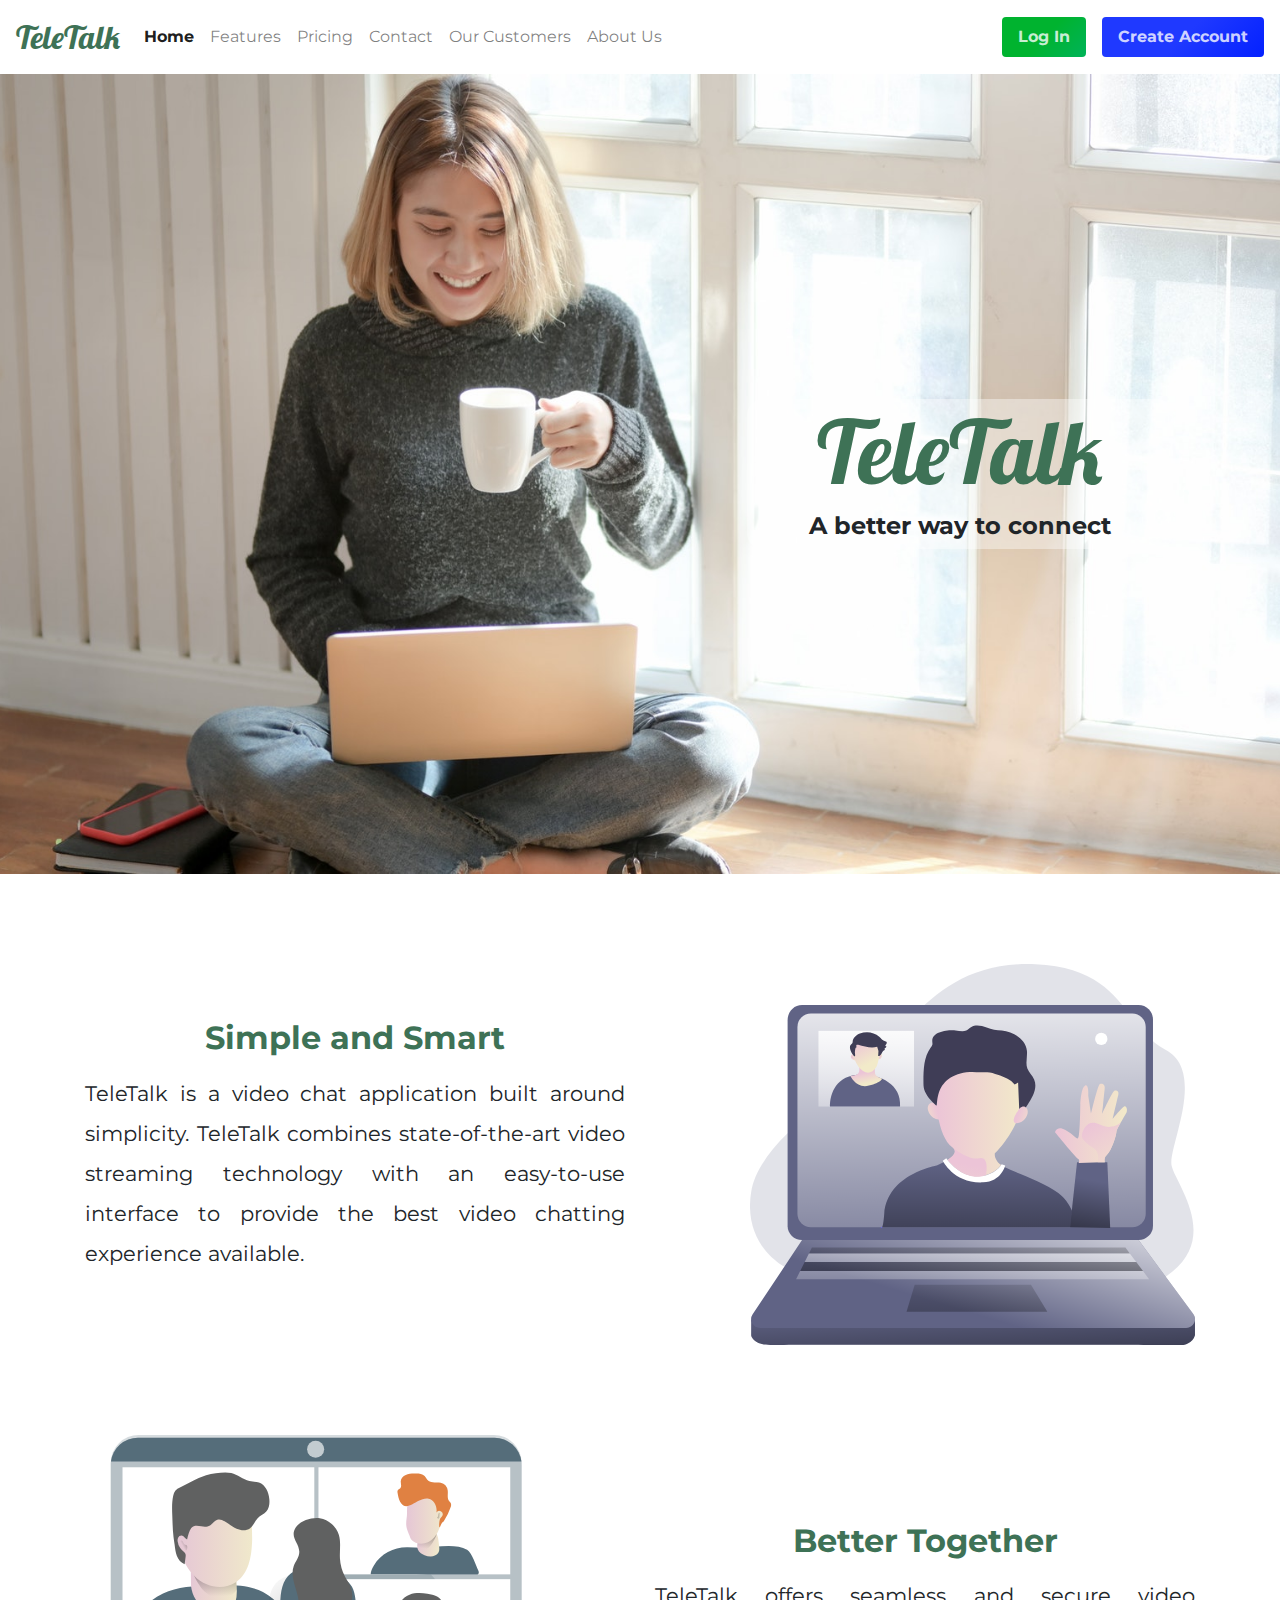
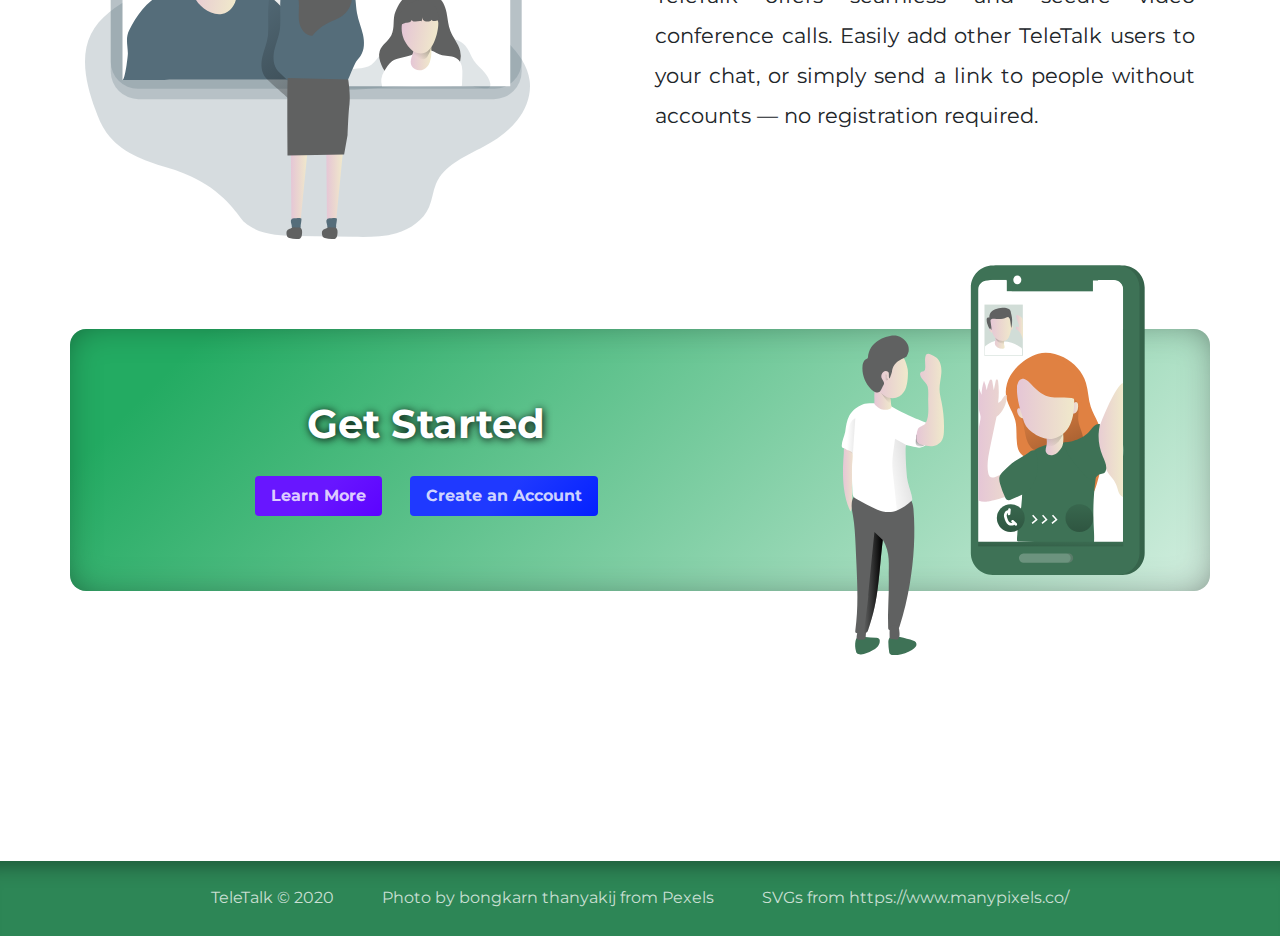
<file: index.html>
<!DOCTYPE html>
<html lang="en">
<head>
  <meta charset="UTF-8">
  <meta name="viewport" content="width=device-width, initial-scale=1.0">
  <title>TeleTalk</title>

  <link href="https://fonts.googleapis.com/css2?family=Lobster&family=Montserrat:wght@400;700&display=swap" rel="stylesheet">
  <link rel="stylesheet" href="https://stackpath.bootstrapcdn.com/bootstrap/4.4.1/css/bootstrap.min.css" integrity="sha384-Vkoo8x4CGsO3+Hhxv8T/Q5PaXtkKtu6ug5TOeNV6gBiFeWPGFN9MuhOf23Q9Ifjh" crossorigin="anonymous">
  <link rel="stylesheet" href="css/styles.css">
</head>
<body>

  <nav class="navbar navbar-expand-lg navbar-light bg-transparent">
    <a class="navbar-brand logo" href="index.html">TeleTalk</a>
    <button class="navbar-toggler" type="button" data-toggle="collapse" data-target="#navbarSupportedContent" aria-controls="navbarSupportedContent" aria-expanded="false" aria-label="Toggle navigation">
      <span class="navbar-toggler-icon"></span>
    </button>
    <div class="collapse navbar-collapse" id="navbarSupportedContent">
      <ul class="navbar-nav mr-auto">
        <li class="nav-item active">
          <a class="nav-link" href="index.html">Home</a>
        </li>
        <li class="nav-item">
          <a class="nav-link" href="features.html">Features</a>
        </li>
        <li class="nav-item">
          <a class="nav-link" href="pricing.html">Pricing</a>
        </li>
        <li class="nav-item">
          <a class="nav-link" href="contact.html">Contact</a>
        </li>
        <li class="nav-item">
          <a class="nav-link" href="customers.html">Our Customers</a>
        </li>
        <li class="nav-item">
          <a class="nav-link" href="about.html">About Us</a>
        </li>
      </ul>
      <button class="btn green-btn mx-3 my-sm-0" type="submit" data-toggle="modal" data-target="#loginModal">Log In</button>
      <a href="signup.html" class="btn blue-btn my-2 my-sm-0">Create Account</a>
    </div>
  </nav>

  <!-- Login Modal -->
  <div class="modal fade" id="loginModal" tabindex="-1" role="dialog">
    <div class="modal-dialog modal-dialog-centered" role="document">
      <div class="modal-content">
        <div class="modal-header">
          <h5 class="modal-title">Log In</h5>
          <button type="button" class="close" data-dismiss="modal">
            <span>&times;</span>
          </button>
        </div>
        <div class="modal-body">
          <form>
            <div class="form-group">
              <label for="exampleInputEmail1">Email address</label>
              <input type="email" class="form-control" id="exampleInputEmail1" aria-describedby="emailHelp">
            </div>
            <div class="form-group">
              <label for="exampleInputPassword1">Password</label>
              <input type="password" class="form-control" id="exampleInputPassword1">
            </div>
          </form>
        </div>
        <div class="modal-footer justify-content-center">
          <button type="button" class="btn btn-secondary" data-dismiss="modal">Close</button>
          <button type="button" class="btn green-btn">Log In</button>
        </div>
      </div>
    </div>
  </div>

  <main id="home">

    <header class="container-fluid px-0">
      <!-- Photo by bongkarn thanyakij from Pexels -->
      <img src="images/woman-drinking-coffee.jpg" alt="Woman drinking coffee">
      <div class="container-fluid">
        <div class="row align-items-center text-center h-100">
          <div class="col-md-6 offset-md-6 col-lg-4 offset-lg-7 header-text">
            <h1 class="logo">TeleTalk</h1>  
            <h4 class="font-weight-bold">A better way to connect</h4>               
          </div>
        </div>
      </div>
    </header>
    <section class="container">

      <div class="row align-items-center justify-content-between flex-column-reverse flex-md-row">
        <div class="col-md-6">
          <h2 class="text-center font-weight-bold">Simple and Smart</h2>
          <p class="text-justify">TeleTalk is a video chat application built around simplicity. TeleTalk combines state-of-the-art video streaming technology with an easy-to-use interface to provide the best video chatting experience available.</p>
        </div>
        <div class="col-8 col-md-5 mb-5 mb-md-0">
          <img src="images/video_call.svg" alt="Video Call graphic from https://www.manypixels.co/">
        </div>
      </div>

      <div class="row align-items-center justify-content-between flex-column flex-md-row">
        <div class="col-8 col-md-5 mb-5 mb-md-0">
          <img src="images/group_video_call.svg" alt="Group Video Call graphic from https://www.manypixels.co/">
        </div>
        <div class="col-md-6">
          <h2 class="text-center font-weight-bold">Better Together</h2>
          <p class="text-justify">TeleTalk offers seamless and secure video conference calls. Easily add other TeleTalk users to your chat, or simply send a link to people without accounts &mdash; no registration required.</p>
        </div>
      </div>

      <div id="action" class="row align-items-center justify-content-around flex-column-reverse flex-md-row">
        <div class="col-md-6 text-center pb-3">
          <h1 class="font-weight-bold mb-4 mt-sm-3">Get Started</h1>
          <a href="features.html" class="btn my-1 mr-lg-4 purple-btn">Learn More</a>          
          <a href="signup.html" class="btn my-1 blue-btn">Create an Account</a>
        </div>
        <div class="col-5 col-md-3 mb-5 mb-md-0">
          <img src="images/phone_call.svg" alt="Phone Call graphic from https://www.manypixels.co/">
        </div>
      </div>


    </section>
  </main>

  <footer class="d-flex align-items-center justify-content-center px-3 py-2 flex-wrap">
    <span class="mx-4 my-1 text-center">TeleTalk © 2020</span>
    <span class="mx-4 my-1 text-center">Photo by bongkarn thanyakij from <a href="https://www.pexels.com/">Pexels</a></span>
    <span class="mx-4 my-1 text-center">SVGs from <a href="https://www.manypixels.co/gallery/">https://www.manypixels.co/</a></span>
  </footer>

  <script src="https://code.jquery.com/jquery-3.4.1.slim.min.js" integrity="sha384-J6qa4849blE2+poT4WnyKhv5vZF5SrPo0iEjwBvKU7imGFAV0wwj1yYfoRSJoZ+n" crossorigin="anonymous"></script>
  <script src="https://cdn.jsdelivr.net/npm/popper.js@1.16.0/dist/umd/popper.min.js" integrity="sha384-Q6E9RHvbIyZFJoft+2mJbHaEWldlvI9IOYy5n3zV9zzTtmI3UksdQRVvoxMfooAo" crossorigin="anonymous"></script>
  <script src="https://stackpath.bootstrapcdn.com/bootstrap/4.4.1/js/bootstrap.min.js" integrity="sha384-wfSDF2E50Y2D1uUdj0O3uMBJnjuUD4Ih7YwaYd1iqfktj0Uod8GCExl3Og8ifwB6" crossorigin="anonymous"></script>
  
</body>
</html>
</file>
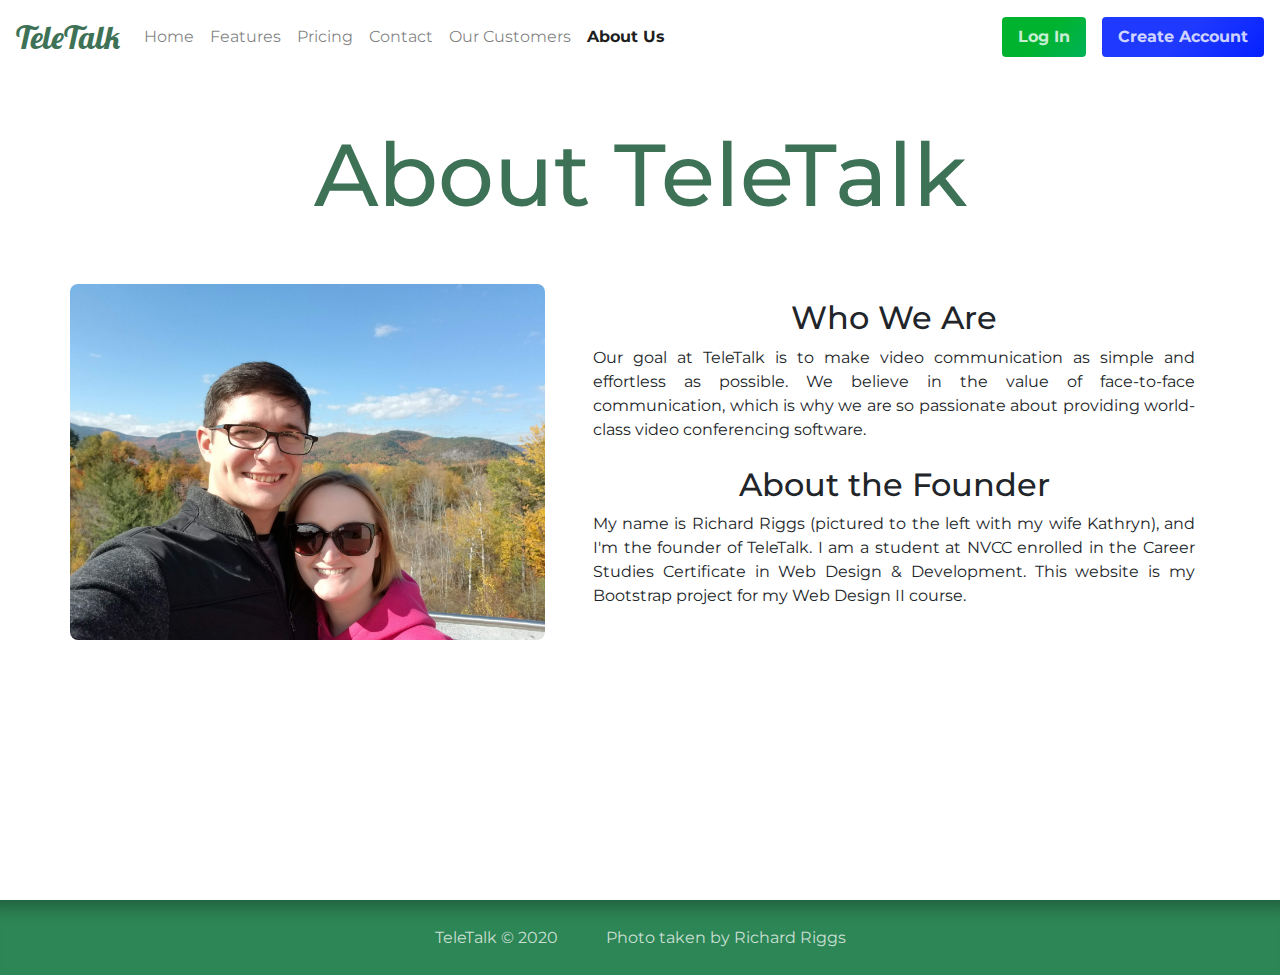
<file: about.html>
<!DOCTYPE html>
<html lang="en">
<head>
  <meta charset="UTF-8">
  <meta name="viewport" content="width=device-width, initial-scale=1.0">
  <title>TeleTalk</title>

  <link href="https://fonts.googleapis.com/css2?family=Lobster&family=Montserrat:wght@400;700&display=swap" rel="stylesheet">
  <link rel="stylesheet" href="https://stackpath.bootstrapcdn.com/bootstrap/4.4.1/css/bootstrap.min.css" integrity="sha384-Vkoo8x4CGsO3+Hhxv8T/Q5PaXtkKtu6ug5TOeNV6gBiFeWPGFN9MuhOf23Q9Ifjh" crossorigin="anonymous">
  <link rel="stylesheet" href="css/styles.css">
</head>
<body>

  <nav class="navbar navbar-expand-lg navbar-light bg-transparent">
    <a class="navbar-brand logo" href="index.html">TeleTalk</a>
    <button class="navbar-toggler" type="button" data-toggle="collapse" data-target="#navbarSupportedContent" aria-controls="navbarSupportedContent" aria-expanded="false" aria-label="Toggle navigation">
      <span class="navbar-toggler-icon"></span>
    </button>
    <div class="collapse navbar-collapse" id="navbarSupportedContent">
      <ul class="navbar-nav mr-auto">
        <li class="nav-item">
          <a class="nav-link" href="index.html">Home</a>
        </li>
        <li class="nav-item">
          <a class="nav-link" href="features.html">Features</a>
        </li>
        <li class="nav-item">
          <a class="nav-link" href="pricing.html">Pricing</a>
        </li>
        <li class="nav-item">
          <a class="nav-link" href="contact.html">Contact</a>
        </li>
        <li class="nav-item">
          <a class="nav-link" href="customers.html">Our Customers</a>
        </li>
        <li class="nav-item active">
          <a class="nav-link" href="about.html">About Us</a>
        </li>
      </ul>
      <button class="btn green-btn mx-3 my-sm-0" type="submit" data-toggle="modal" data-target="#loginModal">Log In</button>
      <a href="signup.html" class="btn blue-btn my-2 my-sm-0">Create Account</a>
    </div>
  </nav>

  <!-- Login Modal -->
  <div class="modal fade" id="loginModal" tabindex="-1" role="dialog">
    <div class="modal-dialog modal-dialog-centered" role="document">
      <div class="modal-content">
        <div class="modal-header">
          <h5 class="modal-title">Log In</h5>
          <button type="button" class="close" data-dismiss="modal">
            <span>&times;</span>
          </button>
        </div>
        <div class="modal-body">
          <form>
            <div class="form-group">
              <label for="exampleInputEmail1">Email address</label>
              <input type="email" class="form-control" id="exampleInputEmail1" aria-describedby="emailHelp">
            </div>
            <div class="form-group">
              <label for="exampleInputPassword1">Password</label>
              <input type="password" class="form-control" id="exampleInputPassword1">
            </div>
          </form>
        </div>
        <div class="modal-footer justify-content-center">
          <button type="button" class="btn btn-secondary" data-dismiss="modal">Close</button>
          <button type="button" class="btn green-btn">Log In</button>
        </div>
      </div>
    </div>
  </div>

  <!-- About Content -->
  <main id="about" class="container">
    <div class="row">
      <div class="col header-text text-center my-5">
        <h1>About TeleTalk</h1>
      </div>
    </div>

    <div class="row align-items-center justify-content-between flex-column flex-lg-row">
      <figure class="col-11 col-lg-5 mb-5 mb-lg-0 p-0">
        <img src="images/francis.jpg" alt="Group Video Call graphic from https://www.manypixels.co/">
        <figcaption class="text-center"><span>Richard and Kathryn Riggs</span></figcaption>
      </figure>
      <div class="col-lg-7 pl-lg-5">
        <h2 class="text-center">Who We Are</h2>
        <p class="text-justify">
          Our goal at TeleTalk is to make video communication as simple and effortless as possible. We believe in
          the value of face-to-face communication, which is why we are so passionate about providing world-class video
          conferencing software.
        </p>
        <h2 class="text-center mt-4">About the Founder</h2>
        <p class="text-justify">
          My name is Richard Riggs (pictured to the left with my wife Kathryn), and I'm the founder of TeleTalk. I am a 
          student at NVCC enrolled in the Career Studies Certificate in Web Design & Development. This website is my Bootstrap
          project for my Web Design II course.
        </p>

      </div>
    </div>

  </main>

  <footer class="d-flex align-items-center justify-content-center px-3 py-2 flex-wrap">
    <span class="mx-4 my-1 text-center">TeleTalk © 2020</span>
    <span class="mx-4 my-1 text-center">Photo taken by Richard Riggs</span>
  </footer>
  
  <script src="https://code.jquery.com/jquery-3.4.1.slim.min.js" integrity="sha384-J6qa4849blE2+poT4WnyKhv5vZF5SrPo0iEjwBvKU7imGFAV0wwj1yYfoRSJoZ+n" crossorigin="anonymous"></script>
  <script src="https://cdn.jsdelivr.net/npm/popper.js@1.16.0/dist/umd/popper.min.js" integrity="sha384-Q6E9RHvbIyZFJoft+2mJbHaEWldlvI9IOYy5n3zV9zzTtmI3UksdQRVvoxMfooAo" crossorigin="anonymous"></script>
  <script src="https://stackpath.bootstrapcdn.com/bootstrap/4.4.1/js/bootstrap.min.js" integrity="sha384-wfSDF2E50Y2D1uUdj0O3uMBJnjuUD4Ih7YwaYd1iqfktj0Uod8GCExl3Og8ifwB6" crossorigin="anonymous"></script>
  
</body>
</html>
</file>
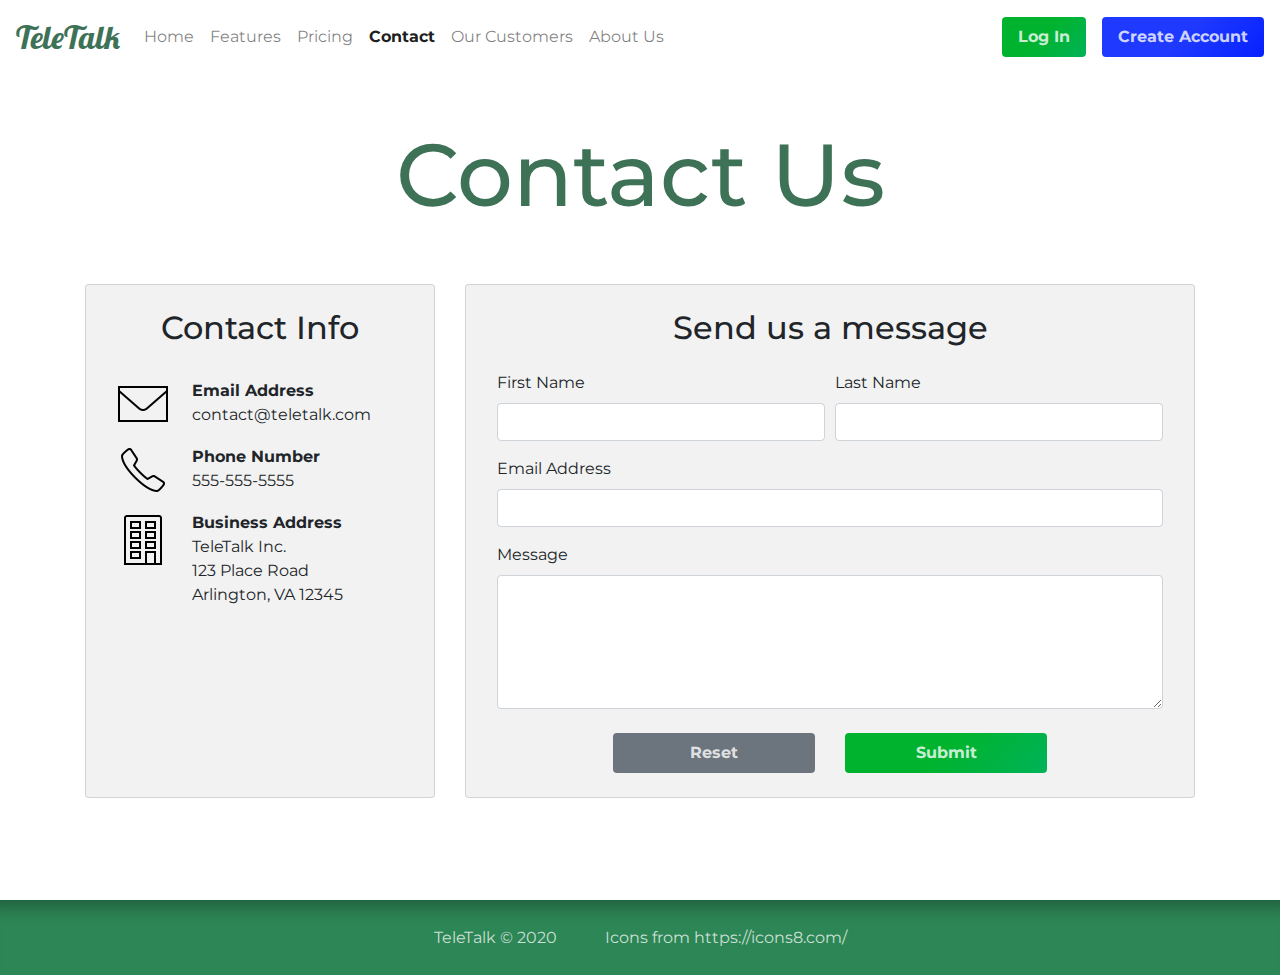
<file: contact.html>
<!DOCTYPE html>
<html lang="en">
<head>
  <meta charset="UTF-8">
  <meta name="viewport" content="width=device-width, initial-scale=1.0">
  <title>TeleTalk</title>

  <link href="https://fonts.googleapis.com/css2?family=Lobster&family=Montserrat:wght@400;700&display=swap" rel="stylesheet">
  <link rel="stylesheet" href="https://stackpath.bootstrapcdn.com/bootstrap/4.4.1/css/bootstrap.min.css" integrity="sha384-Vkoo8x4CGsO3+Hhxv8T/Q5PaXtkKtu6ug5TOeNV6gBiFeWPGFN9MuhOf23Q9Ifjh" crossorigin="anonymous">
  <link rel="stylesheet" href="css/styles.css">
</head>
<body>

  <nav class="navbar navbar-expand-lg navbar-light bg-transparent">
    <a class="navbar-brand logo" href="index.html">TeleTalk</a>
    <button class="navbar-toggler" type="button" data-toggle="collapse" data-target="#navbarSupportedContent" aria-controls="navbarSupportedContent" aria-expanded="false" aria-label="Toggle navigation">
      <span class="navbar-toggler-icon"></span>
    </button>
    <div class="collapse navbar-collapse" id="navbarSupportedContent">
      <ul class="navbar-nav mr-auto">
        <li class="nav-item">
          <a class="nav-link" href="index.html">Home</a>
        </li>
        <li class="nav-item">
          <a class="nav-link" href="features.html">Features</a>
        </li>
        <li class="nav-item">
          <a class="nav-link" href="pricing.html">Pricing</a>
        </li>
        <li class="nav-item active">
          <a class="nav-link" href="contact.html">Contact</a>
        </li>
        <li class="nav-item">
          <a class="nav-link" href="customers.html">Our Customers</a>
        </li>
        <li class="nav-item">
          <a class="nav-link" href="about.html">About Us</a>
        </li>
      </ul>
      <button class="btn green-btn mx-3 my-sm-0" type="submit" data-toggle="modal" data-target="#loginModal">Log In</button>
      <a href="signup.html" class="btn blue-btn my-2 my-sm-0">Create Account</a>
    </div>
  </nav>

  <!-- Login Modal -->
  <div class="modal fade" id="loginModal" tabindex="-1" role="dialog">
    <div class="modal-dialog modal-dialog-centered" role="document">
      <div class="modal-content">
        <div class="modal-header">
          <h5 class="modal-title">Log In</h5>
          <button type="button" class="close" data-dismiss="modal">
            <span>&times;</span>
          </button>
        </div>
        <div class="modal-body">
          <form>
            <div class="form-group">
              <label for="exampleInputEmail1">Email address</label>
              <input type="email" class="form-control" id="exampleInputEmail1" aria-describedby="emailHelp">
            </div>
            <div class="form-group">
              <label for="exampleInputPassword1">Password</label>
              <input type="password" class="form-control" id="exampleInputPassword1">
            </div>
          </form>
        </div>
        <div class="modal-footer justify-content-center">
          <button type="button" class="btn btn-secondary" data-dismiss="modal">Close</button>
          <button type="button" class="btn green-btn">Log In</button>
        </div>
      </div>
    </div>
  </div>

  <!-- Contact content -->
  <main id="contact" class="container">
    <div class="row">
      <div class="col header-text text-center my-5">
        <h1>Contact Us</h1>
      </div>
    </div>
    <div class="row">

      <div class="col-12 col-md-6 col-lg-5 col-xl-4 d-flex mb-5 mb-md-0">
        <div class="card py-4 w-100">
          <h2 class="text-center mb-4">Contact Info</h2>
          <div class="d-flex mx-3 my-2">
            <img class="mx-3" src="images/icons8-envelope-100.png" alt="envelope graphic">
            <div class="ml-2">
              <p class="font-weight-bold m-0">Email Address</p>
              <p class="m-0">contact@teletalk.com</p>
            </div>
          </div>
          <div class="d-flex mx-3 my-2">
            <img class="mx-3" src="images/icons8-phone-100.png" alt="phone graphic">
            <div class="ml-2">
              <p class="font-weight-bold m-0">Phone Number</p>
              <p class="m-0">555-555-5555</p>
            </div>
          </div>
          <div class="d-flex mx-3 my-2">
            <img class="mx-3 mt-1" src="images/icons8-building-100.png" alt="building graphic">
            <div class="ml-2">
              <p class="font-weight-bold m-0">Business Address</p>
              <p class="m-0">TeleTalk Inc.</p>
              <p class="m-0">123 Place Road</p>
              <p class="m-0">Arlington, VA 12345</p>
            </div>
          </div>
        </div>
      </div>

      <div class="col-12 col-md-6 col-lg-7 col-xl-8">
        <div class="card py-4 px-3">
          <h2 class="text-center mb-4">Send us a message</h2>
          <form action="#" class="container">
            <div class="form-row">
              <div class="col-12 col-lg-6 form-group">
                <label for="firstName">First Name</label>
                <input type="text" class="form-control" id="firstName">
              </div>
              <div class="col-12 col-lg-6 form-group">
                <label for="lastName">Last Name</label>
                <input type="text" class="form-control" id="lastName">
              </div>
            </div>
            <div class="form-row">
              <div class="col form-group">
                <label for="email">Email Address</label>
                <input type="email" class="form-control" id="email">
              </div>
            </div>
            <div class="form-row">
              <div class="col form-group">
                <label for="message">Message</label>
                <textarea id="message" rows="5" class="form-control"></textarea>
              </div>
            </div>
            <div class="row justify-content-center mt-2">
              <div class="col-6 col-lg-4">
                <button class="btn btn-block btn-secondary" type="reset">Reset</button>
              </div>
              <div class="col-6 col-lg-4">
                  <a href="#" class="btn btn-block green-btn">Submit</a>              
              </div>
            </div>
          </form>
        </div>
      </div>

    </div>
  </main>

  <footer class="d-flex align-items-center justify-content-center px-3 py-2 flex-wrap">
    <span class="mx-4 my-1 text-center">TeleTalk © 2020</span>
    <span class="mx-4 my-1 text-center">Icons from <a href="https://icons8.com/icons">https://icons8.com/</a></span>
  </footer>
  
  <script src="https://code.jquery.com/jquery-3.4.1.slim.min.js" integrity="sha384-J6qa4849blE2+poT4WnyKhv5vZF5SrPo0iEjwBvKU7imGFAV0wwj1yYfoRSJoZ+n" crossorigin="anonymous"></script>
  <script src="https://cdn.jsdelivr.net/npm/popper.js@1.16.0/dist/umd/popper.min.js" integrity="sha384-Q6E9RHvbIyZFJoft+2mJbHaEWldlvI9IOYy5n3zV9zzTtmI3UksdQRVvoxMfooAo" crossorigin="anonymous"></script>
  <script src="https://stackpath.bootstrapcdn.com/bootstrap/4.4.1/js/bootstrap.min.js" integrity="sha384-wfSDF2E50Y2D1uUdj0O3uMBJnjuUD4Ih7YwaYd1iqfktj0Uod8GCExl3Og8ifwB6" crossorigin="anonymous"></script>
  
</body>
</html>
</file>
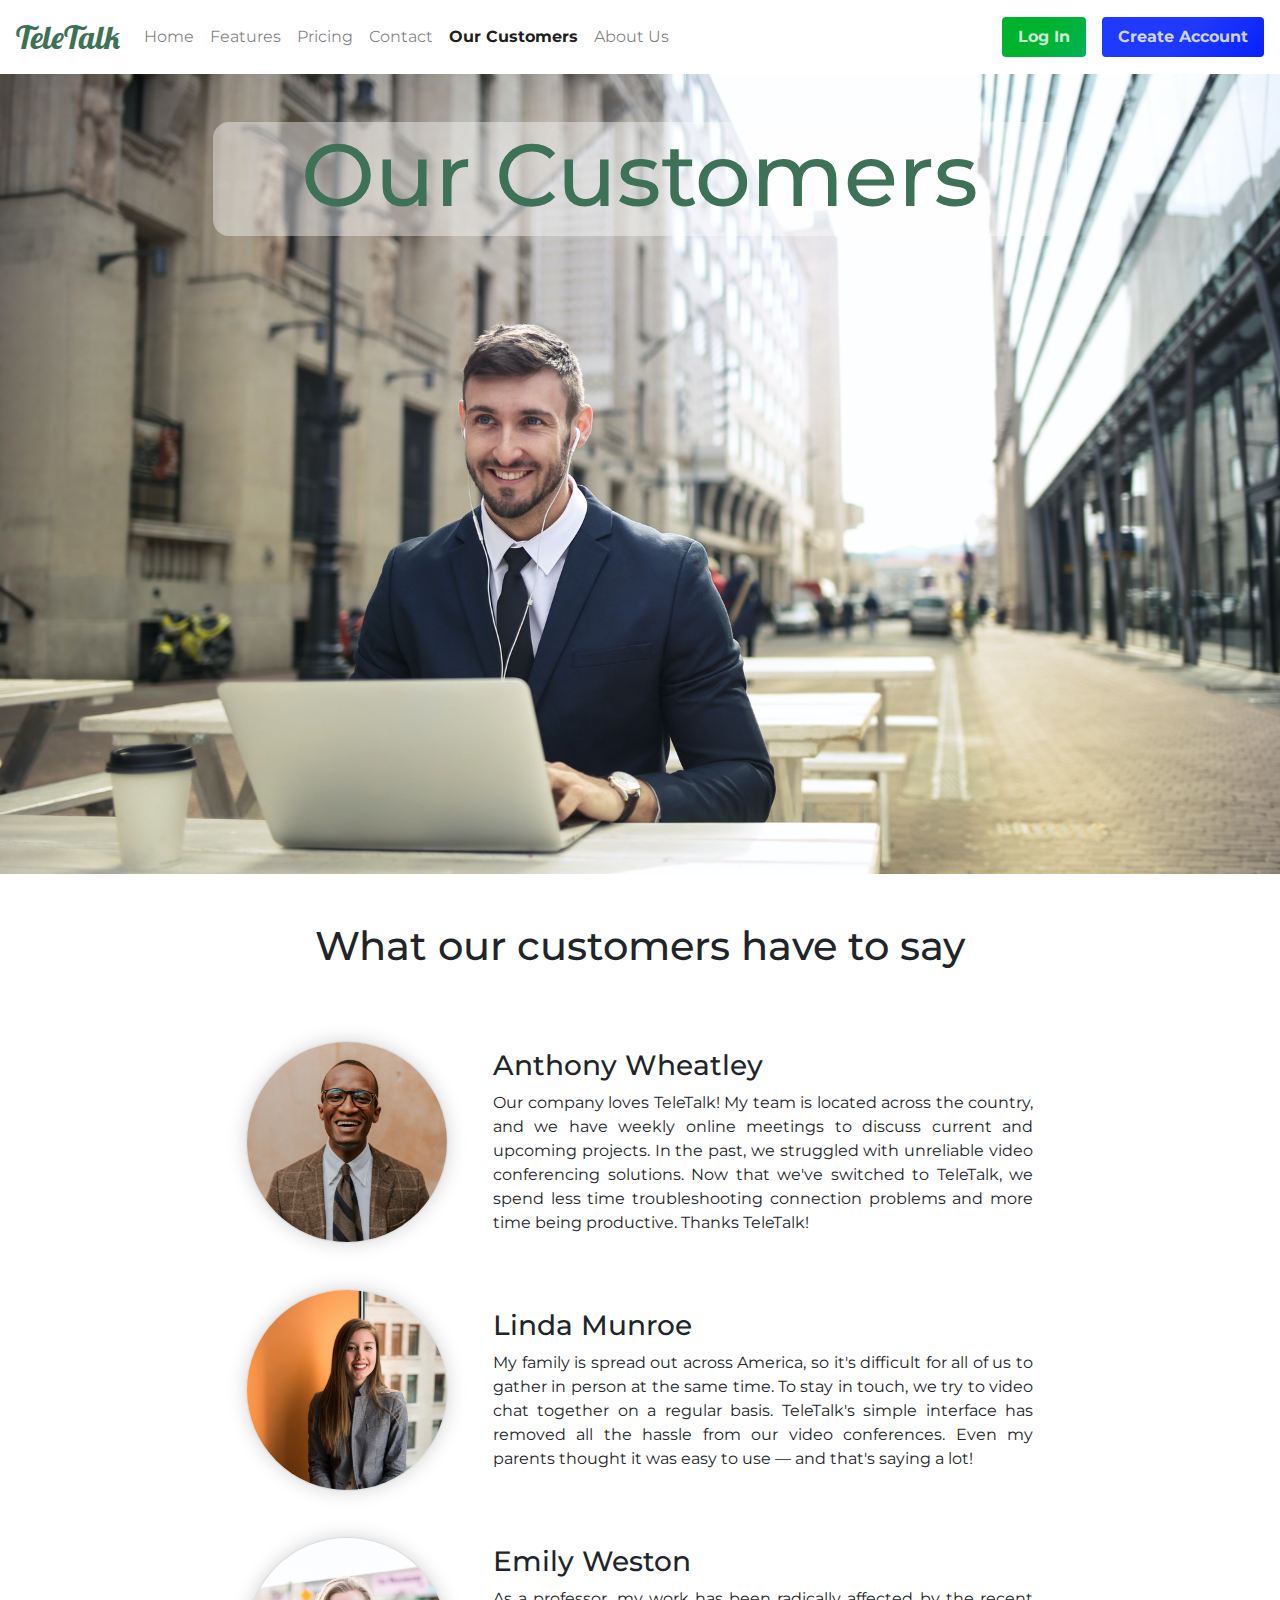
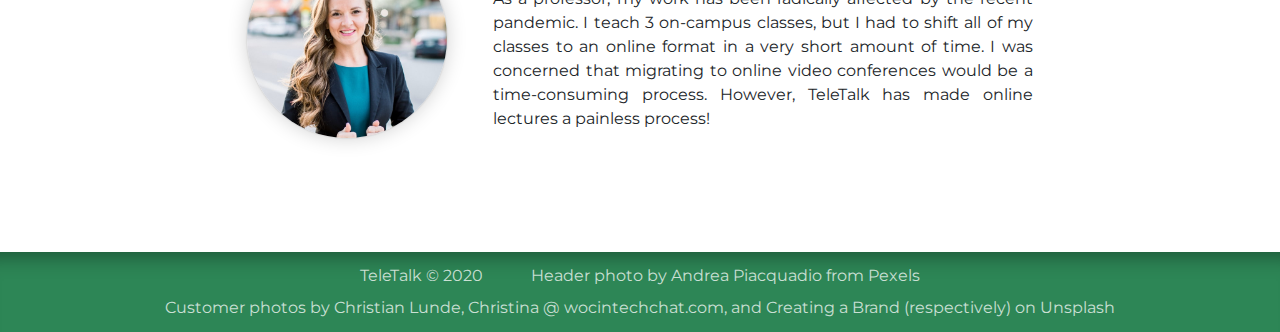
<file: customers.html>
<!DOCTYPE html>
<html lang="en">
<head>
  <meta charset="UTF-8">
  <meta name="viewport" content="width=device-width, initial-scale=1.0">
  <title>TeleTalk</title>

  <link href="https://fonts.googleapis.com/css2?family=Lobster&family=Montserrat:wght@400;700&display=swap" rel="stylesheet">
  <link rel="stylesheet" href="https://stackpath.bootstrapcdn.com/bootstrap/4.4.1/css/bootstrap.min.css" integrity="sha384-Vkoo8x4CGsO3+Hhxv8T/Q5PaXtkKtu6ug5TOeNV6gBiFeWPGFN9MuhOf23Q9Ifjh" crossorigin="anonymous">
  <link rel="stylesheet" href="css/styles.css">
</head>
<body>

  <nav class="navbar navbar-expand-lg navbar-light bg-transparent">
    <a class="navbar-brand logo" href="index.html">TeleTalk</a>
    <button class="navbar-toggler" type="button" data-toggle="collapse" data-target="#navbarSupportedContent" aria-controls="navbarSupportedContent" aria-expanded="false" aria-label="Toggle navigation">
      <span class="navbar-toggler-icon"></span>
    </button>
    <div class="collapse navbar-collapse" id="navbarSupportedContent">
      <ul class="navbar-nav mr-auto">
        <li class="nav-item">
          <a class="nav-link" href="index.html">Home</a>
        </li>
        <li class="nav-item">
          <a class="nav-link" href="features.html">Features</a>
        </li>
        <li class="nav-item">
          <a class="nav-link" href="pricing.html">Pricing</a>
        </li>
        <li class="nav-item">
          <a class="nav-link" href="contact.html">Contact</a>
        </li>
        <li class="nav-item active">
          <a class="nav-link" href="customers.html">Our Customers</a>
        </li>
        <li class="nav-item">
          <a class="nav-link" href="about.html">About Us</a>
        </li>
      </ul>
      <button class="btn green-btn mx-3 my-sm-0" type="submit" data-toggle="modal" data-target="#loginModal">Log In</button>
      <a href="signup.html" class="btn blue-btn my-2 my-sm-0">Create Account</a>
    </div>
  </nav>

  <!-- Login Modal -->
  <div class="modal fade" id="loginModal" tabindex="-1" role="dialog">
    <div class="modal-dialog modal-dialog-centered" role="document">
      <div class="modal-content">
        <div class="modal-header">
          <h5 class="modal-title">Log In</h5>
          <button type="button" class="close" data-dismiss="modal">
            <span>&times;</span>
          </button>
        </div>
        <div class="modal-body">
          <form>
            <div class="form-group">
              <label for="exampleInputEmail1">Email address</label>
              <input type="email" class="form-control" id="exampleInputEmail1" aria-describedby="emailHelp">
            </div>
            <div class="form-group">
              <label for="exampleInputPassword1">Password</label>
              <input type="password" class="form-control" id="exampleInputPassword1">
            </div>
          </form>
        </div>
        <div class="modal-footer justify-content-center">
          <button type="button" class="btn btn-secondary" data-dismiss="modal">Close</button>
          <button type="button" class="btn green-btn">Log In</button>
        </div>
      </div>
    </div>
  </div>

  <!-- Customers Content -->
  <main id="customers">
    <header class="container-fluid px-0">
      <!-- Photo by Andrea Piacquadio from Pexels -->
      <img src="images/man-in-black-suit-jacket-using-macbook.jpg" alt="Man in black suit jacket using macbook">
      <div class="container-fluid">
        <div class="row justify-content-center align-items-center align-items-md-start text-center h-100">
          <div class="col-md-11 col-lg-10 col-xl-8 header-text mt-md-5">
            <h1>Our Customers</h1>             
          </div>
        </div>
      </div>
    </header>
    <section class="container">

      <div class="row">
        <div class="col mt-5">
          <h1 class="text-center mb-5">What our customers have to say</h1>
        </div>
      </div>

      <div class="row review justify-content-center py-4">
        <div class="col-auto">
          <img class="mr-md-3" src="images/christian-lunde-Gf8xG0a0XDY-unsplash.jpg" alt="smiling man in brown coat">
        </div>
        <div class="col-12 col-md-6 d-flex flex-column justify-content-center">
          <h3 class="text-center text-md-left my-3 mt-md-0 mb-md-2">Anthony Wheatley</h3>
          <p class="m-0 text-justify">
            Our company loves TeleTalk! My team is located across the country, and we have weekly online meetings to discuss current and upcoming projects.
            In the past, we struggled with unreliable video conferencing solutions. Now that we've switched to TeleTalk, we spend less time troubleshooting
            connection problems and more time being productive. Thanks TeleTalk!
          </p>
        </div>
      </div>

      <div class="row review justify-content-center py-4">
        <div class="col-auto">
          <img src="images/christina-wocintechchat-com-0Zx1bDv5BNY-unsplash.jpg" alt="smiling woman in grey coat" class="mr-md-3">
        </div>
        <div class="col-12 col-md-6 d-flex flex-column justify-content-center">
          <h3 class="text-center text-md-left my-3 mt-md-0 mb-md-2">Linda Munroe</h3>
          <p class="m-0 text-justify">
            My family is spread out across America, so it's difficult for all of us to gather in person at the same time. To stay in touch, we try to
            video chat together on a regular basis. TeleTalk's simple interface has removed all the hassle from our video conferences. Even my parents thought it was easy
            to use &mdash; and that's saying a lot! 
          </p>
        </div>
      </div>

      <div class="row review justify-content-center py-4">
        <div class="col-auto">
          <img src="images/creating-a-brand-2mMhaoBGjCs-unsplash.jpg" alt="smiling woman in grey coat" class="mr-md-3">
        </div>
        <div class="col-12 col-md-6 d-flex flex-column justify-content-center">
          <h3 class="text-center text-md-left my-3 mt-md-0 mb-md-2">Emily Weston</h3>
          <p class="m-0 text-justify">
            As a professor, my work has been radically affected by the recent pandemic. I teach 3 on-campus classes, but I had to shift all of my classes to an
            online format in a very short amount of time. I was concerned that migrating to online video conferences would be a time-consuming process. However,
            TeleTalk has made online lectures a painless process! 
          </p>
        </div>
      </div>

    </section>
  </main>

  <footer class="d-flex align-items-center justify-content-center px-3 py-2 flex-wrap">
    <span class="mx-4 my-1 text-center">TeleTalk © 2020</span>
    <span class="mx-4 my-1 text-center">Header photo by Andrea Piacquadio from <a href="https://www.pexels.com/">Pexels</a></span>
    <span class="mx-4 my-1 text-center">Customer photos by Christian Lunde, Christina @ wocintechchat.com, and Creating a Brand (respectively) on <a href="https://unsplash.com/">Unsplash</a></span>
  </footer>
  
  <script src="https://code.jquery.com/jquery-3.4.1.slim.min.js" integrity="sha384-J6qa4849blE2+poT4WnyKhv5vZF5SrPo0iEjwBvKU7imGFAV0wwj1yYfoRSJoZ+n" crossorigin="anonymous"></script>
  <script src="https://cdn.jsdelivr.net/npm/popper.js@1.16.0/dist/umd/popper.min.js" integrity="sha384-Q6E9RHvbIyZFJoft+2mJbHaEWldlvI9IOYy5n3zV9zzTtmI3UksdQRVvoxMfooAo" crossorigin="anonymous"></script>
  <script src="https://stackpath.bootstrapcdn.com/bootstrap/4.4.1/js/bootstrap.min.js" integrity="sha384-wfSDF2E50Y2D1uUdj0O3uMBJnjuUD4Ih7YwaYd1iqfktj0Uod8GCExl3Og8ifwB6" crossorigin="anonymous"></script>
  
</body>
</html>
</file>
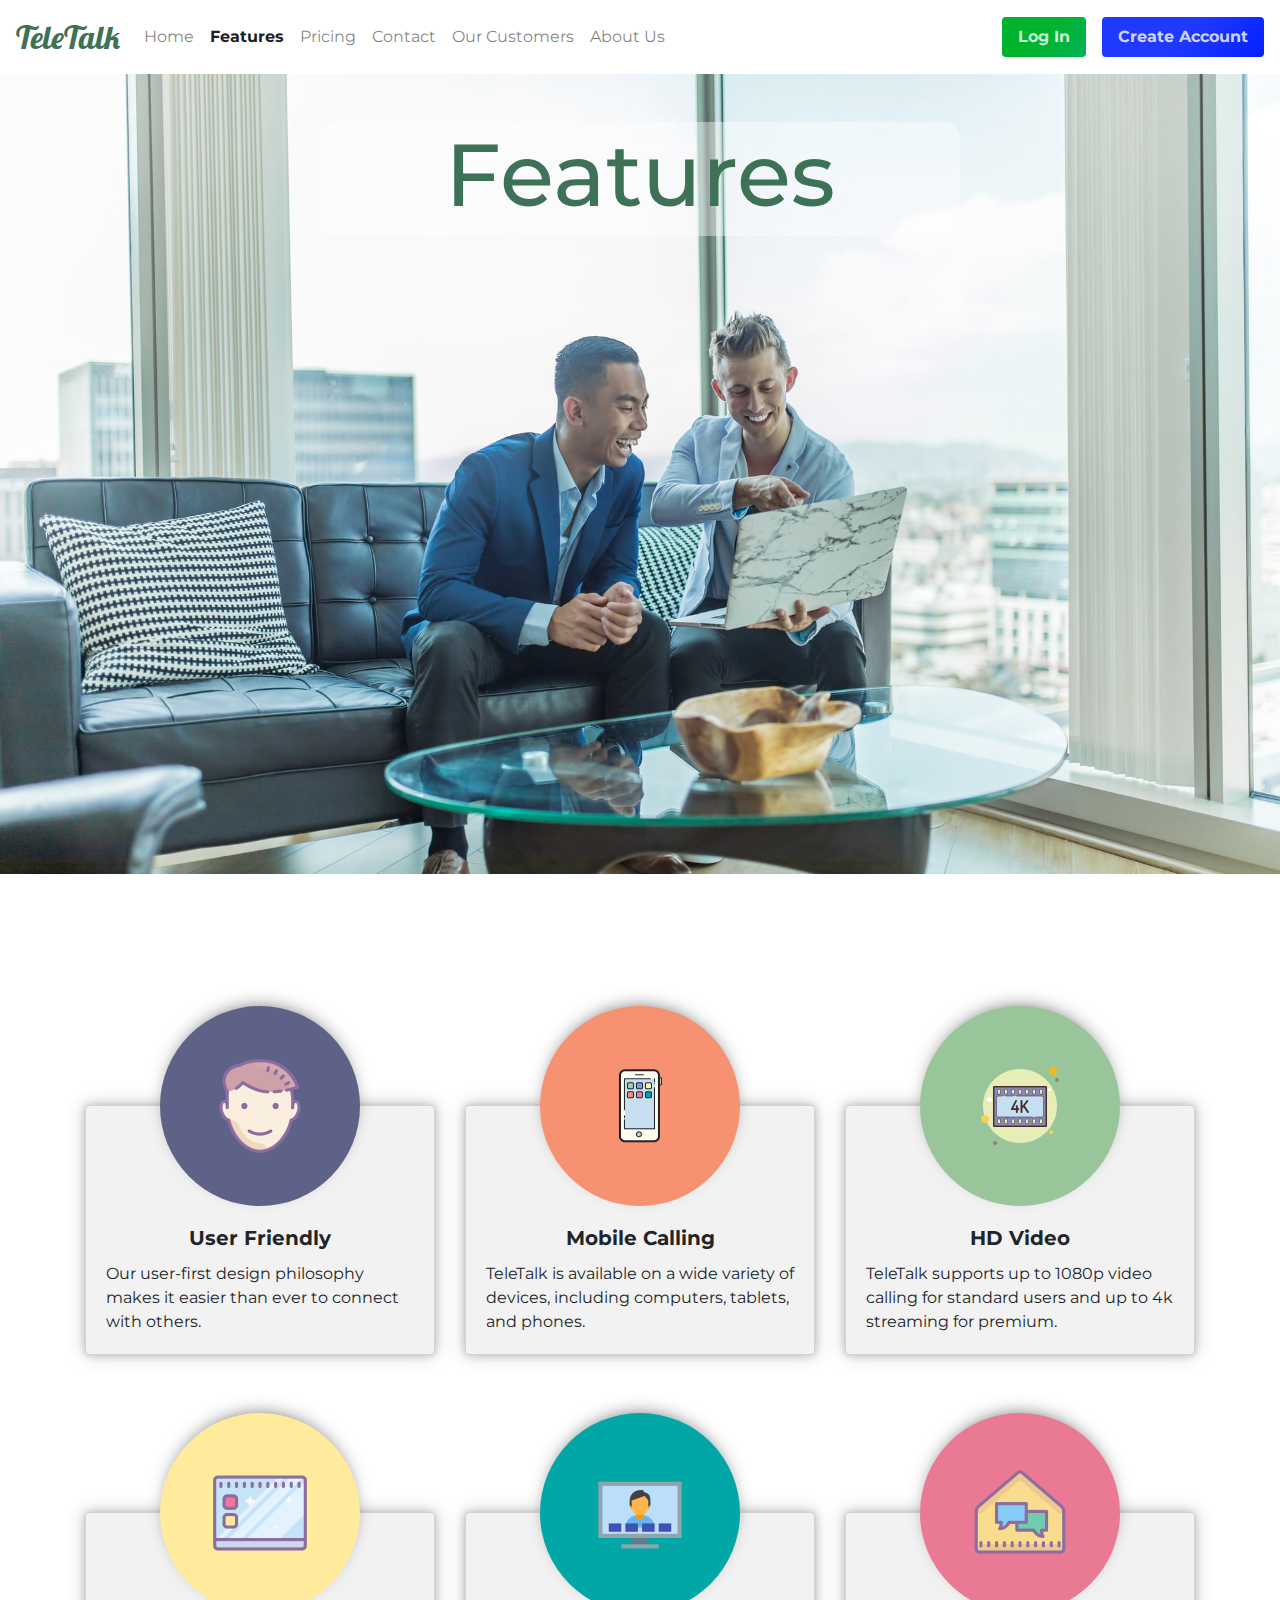
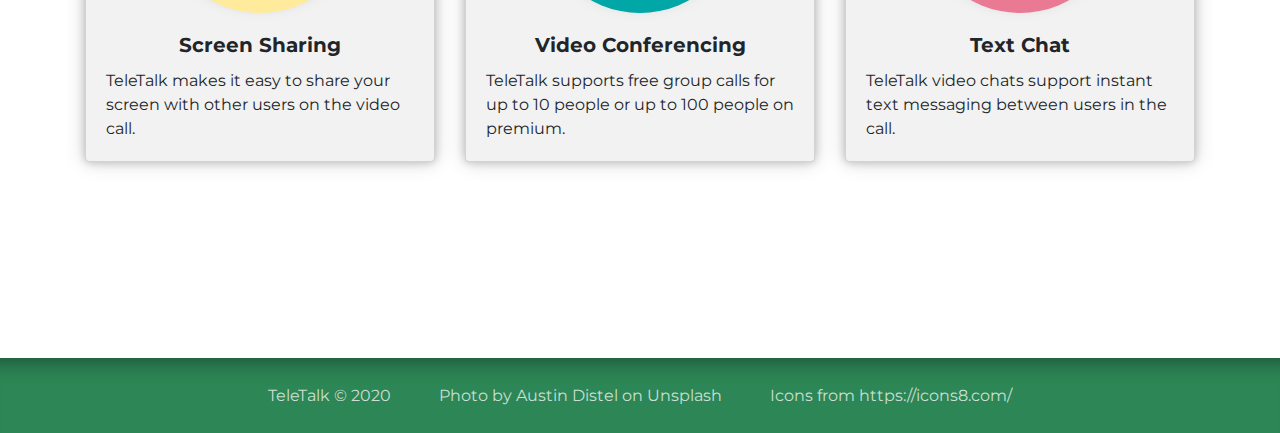
<file: features.html>
<!DOCTYPE html>
<html lang="en">
<head>
  <meta charset="UTF-8">
  <meta name="viewport" content="width=device-width, initial-scale=1.0">
  <title>TeleTalk</title>

  <link href="https://fonts.googleapis.com/css2?family=Lobster&family=Montserrat:wght@400;700&display=swap" rel="stylesheet">
  <link rel="stylesheet" href="https://stackpath.bootstrapcdn.com/bootstrap/4.4.1/css/bootstrap.min.css" integrity="sha384-Vkoo8x4CGsO3+Hhxv8T/Q5PaXtkKtu6ug5TOeNV6gBiFeWPGFN9MuhOf23Q9Ifjh" crossorigin="anonymous">
  <link rel="stylesheet" href="css/styles.css">
</head>
<body>

  <nav class="navbar navbar-expand-lg navbar-light bg-transparent">
    <a class="navbar-brand logo" href="index.html">TeleTalk</a>
    <button class="navbar-toggler" type="button" data-toggle="collapse" data-target="#navbarSupportedContent" aria-controls="navbarSupportedContent" aria-expanded="false" aria-label="Toggle navigation">
      <span class="navbar-toggler-icon"></span>
    </button>
    <div class="collapse navbar-collapse" id="navbarSupportedContent">
      <ul class="navbar-nav mr-auto">
        <li class="nav-item">
          <a class="nav-link" href="index.html">Home</a>
        </li>
        <li class="nav-item active">
          <a class="nav-link" href="features.html">Features</a>
        </li>
        <li class="nav-item">
          <a class="nav-link" href="pricing.html">Pricing</a>
        </li>
        <li class="nav-item">
          <a class="nav-link" href="contact.html">Contact</a>
        </li>
        <li class="nav-item">
          <a class="nav-link" href="customers.html">Our Customers</a>
        </li>
        <li class="nav-item">
          <a class="nav-link" href="about.html">About Us</a>
        </li>
      </ul>
      <button class="btn green-btn mx-3 my-sm-0" type="submit" data-toggle="modal" data-target="#loginModal">Log In</button>
      <a href="signup.html" class="btn blue-btn my-2 my-sm-0">Create Account</a>
    </div>
  </nav>

  <!-- Login Modal -->
  <div class="modal fade" id="loginModal" tabindex="-1" role="dialog">
    <div class="modal-dialog modal-dialog-centered" role="document">
      <div class="modal-content">
        <div class="modal-header">
          <h5 class="modal-title">Log In</h5>
          <button type="button" class="close" data-dismiss="modal">
            <span>&times;</span>
          </button>
        </div>
        <div class="modal-body">
          <form>
            <div class="form-group">
              <label for="exampleInputEmail1">Email address</label>
              <input type="email" class="form-control" id="exampleInputEmail1" aria-describedby="emailHelp">
            </div>
            <div class="form-group">
              <label for="exampleInputPassword1">Password</label>
              <input type="password" class="form-control" id="exampleInputPassword1">
            </div>
          </form>
        </div>
        <div class="modal-footer justify-content-center">
          <button type="button" class="btn btn-secondary" data-dismiss="modal">Close</button>
          <button type="button" class="btn green-btn">Log In</button>
        </div>
      </div>
    </div>
  </div>

  <!-- Features content -->
  <main id="features">
    <header class="container-fluid px-0">
      <!-- Photo by Austin Distel on Unsplash -->
      <img src="images/men-viewing-laptop.jpg" alt="Men on couch looking at laptop">
      <div class="container-fluid">
        <div class="row justify-content-center align-items-center align-items-md-start text-center h-100">
          <div class="col-md-6 header-text mt-md-5">
            <h1>Features</h1>             
          </div>
        </div>
      </div>
    </header>
    <section class="container">
      <div class="row row-cols-1 row-cols-sm-2 row-cols-lg-3">

        <div class="col my-3 d-flex">
          <div class="card">
            <figure>
              <img src="images/icons8-face-smile-100.png" class="card-img-top" alt="smiling face">              
            </figure>
            <div class="card-body">
              <h5 class="card-title text-center font-weight-bold">User Friendly</h5>
              <p class="card-text">Our user-first design philosophy makes it easier than ever to connect with others.</p>
            </div>            
          </div>
        </div>

        <div class="col my-3 d-flex">
          <div class="card">
            <figure>
              <img src="images/icons8-iphone-100.png" class="card-img-top" alt="iphone graphic">              
            </figure>
            <div class="card-body">
              <h5 class="card-title text-center font-weight-bold">Mobile Calling</h5>
              <p class="card-text">TeleTalk is available on a wide variety of devices, including computers, tablets, and phones.</p>
            </div>            
          </div>
        </div>

        <div class="col my-3 d-flex">
          <div class="card">
            <figure>
              <img src="images/icons8-4k-100.png" class="card-img-top" alt="">              
            </figure>
            <div class="card-body">
              <h5 class="card-title text-center font-weight-bold">HD Video</h5>
              <p class="card-text">TeleTalk supports up to 1080p video calling for standard users and up to 4k streaming for premium.</p>
            </div>            
          </div>
        </div>

        <div class="col my-3 d-flex">
          <div class="card">
            <figure>
              <img src="images/icons8-desktop-100.png" class="card-img-top" alt="desktop graphic">              
            </figure>
            <div class="card-body">
              <h5 class="card-title text-center font-weight-bold">Screen Sharing</h5>
              <p class="card-text">TeleTalk makes it easy to share your screen with other users on the video call.</p>
            </div>            
          </div>
        </div>

        <div class="col my-3 d-flex">
          <div class="card">
            <figure>
              <img src="images/icons8-video-conference-100.png" class="card-img-top" alt="video conference">              
            </figure>
            <div class="card-body">
              <h5 class="card-title text-center font-weight-bold">Video Conferencing</h5>
              <p class="card-text">TeleTalk supports free group calls for up to 10 people or up to 100 people on premium.</p>
            </div>            
          </div>
        </div>

        <div class="col my-3 d-flex">
          <div class="card">
            <figure>
              <img src="images/icons8-chat-room-100.png" class="card-img-top" alt="text chat">              
            </figure>
            <div class="card-body">
              <h5 class="card-title text-center font-weight-bold">Text Chat</h5>
              <p class="card-text">TeleTalk video chats support instant text messaging between users in the call.</p>
            </div>            
          </div>
        </div>

      </div>
    </section>
  </main>

  <footer class="d-flex align-items-center justify-content-center px-3 py-2 flex-wrap">
    <span class="mx-4 my-1 text-center">TeleTalk © 2020</span>
    <span class="mx-4 my-1 text-center">Photo by Austin Distel on <a href="https://unsplash.com/">Unsplash</a></span>
    <span class="mx-4 my-1 text-center">Icons from <a href="https://icons8.com/icons">https://icons8.com/</a></span>
  </footer>
  
  <script src="https://code.jquery.com/jquery-3.4.1.slim.min.js" integrity="sha384-J6qa4849blE2+poT4WnyKhv5vZF5SrPo0iEjwBvKU7imGFAV0wwj1yYfoRSJoZ+n" crossorigin="anonymous"></script>
  <script src="https://cdn.jsdelivr.net/npm/popper.js@1.16.0/dist/umd/popper.min.js" integrity="sha384-Q6E9RHvbIyZFJoft+2mJbHaEWldlvI9IOYy5n3zV9zzTtmI3UksdQRVvoxMfooAo" crossorigin="anonymous"></script>
  <script src="https://stackpath.bootstrapcdn.com/bootstrap/4.4.1/js/bootstrap.min.js" integrity="sha384-wfSDF2E50Y2D1uUdj0O3uMBJnjuUD4Ih7YwaYd1iqfktj0Uod8GCExl3Og8ifwB6" crossorigin="anonymous"></script>
  
</body>
</html>
</file>
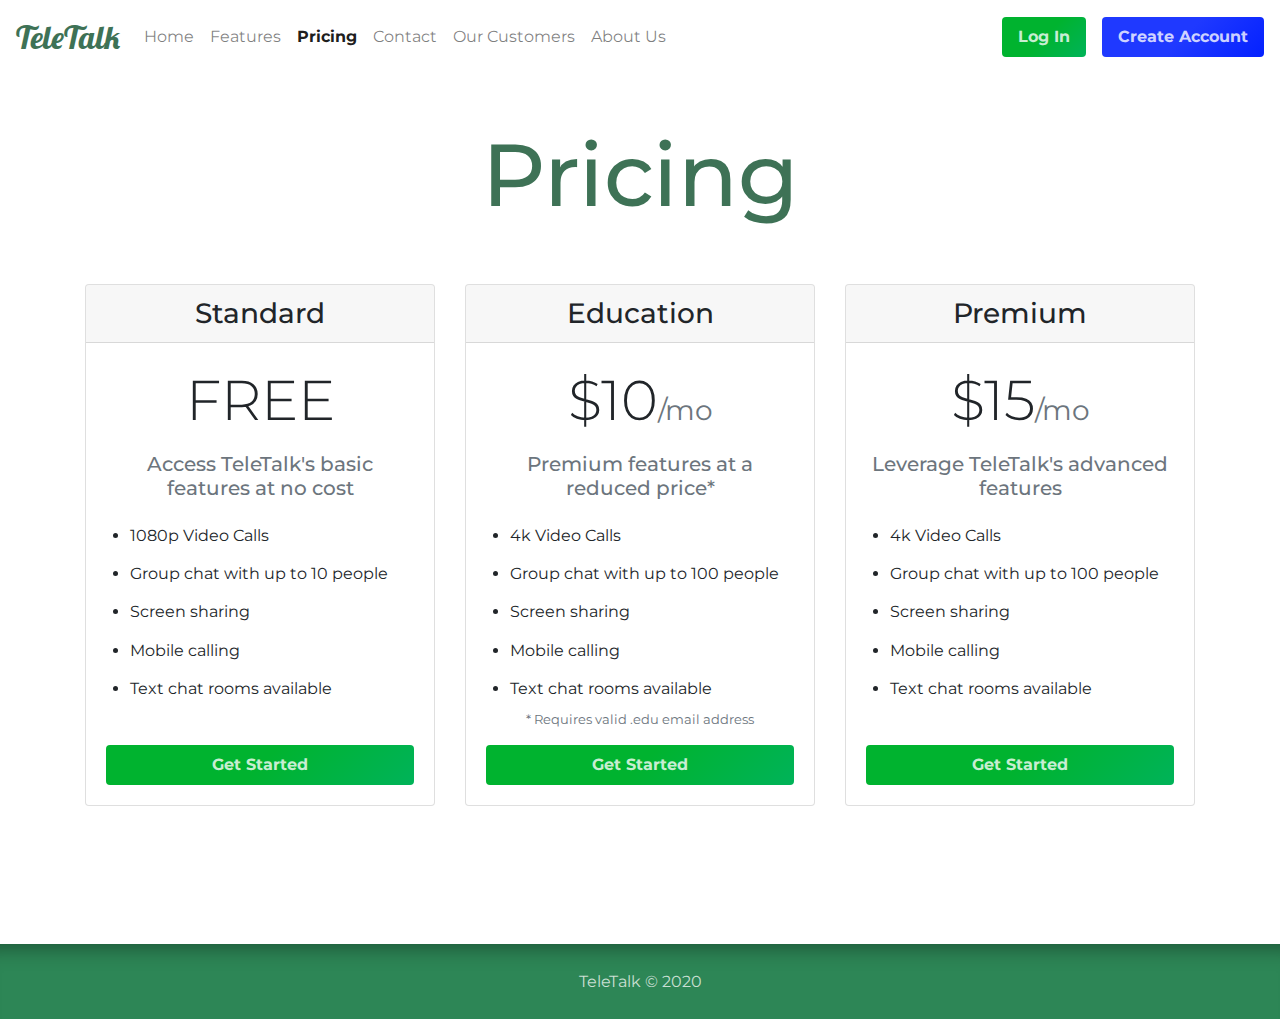
<file: pricing.html>
<!DOCTYPE html>
<html lang="en">
<head>
  <meta charset="UTF-8">
  <meta name="viewport" content="width=device-width, initial-scale=1.0">
  <title>TeleTalk</title>

  <link href="https://fonts.googleapis.com/css2?family=Lobster&family=Montserrat:wght@400;700&display=swap" rel="stylesheet">
  <link rel="stylesheet" href="https://stackpath.bootstrapcdn.com/bootstrap/4.4.1/css/bootstrap.min.css" integrity="sha384-Vkoo8x4CGsO3+Hhxv8T/Q5PaXtkKtu6ug5TOeNV6gBiFeWPGFN9MuhOf23Q9Ifjh" crossorigin="anonymous">
  <link rel="stylesheet" href="css/styles.css">
</head>
<body>

  <nav class="navbar navbar-expand-lg navbar-light bg-transparent">
    <a class="navbar-brand logo" href="index.html">TeleTalk</a>
    <button class="navbar-toggler" type="button" data-toggle="collapse" data-target="#navbarSupportedContent" aria-controls="navbarSupportedContent" aria-expanded="false" aria-label="Toggle navigation">
      <span class="navbar-toggler-icon"></span>
    </button>
    <div class="collapse navbar-collapse" id="navbarSupportedContent">
      <ul class="navbar-nav mr-auto">
        <li class="nav-item">
          <a class="nav-link" href="index.html">Home</a>
        </li>
        <li class="nav-item">
          <a class="nav-link" href="features.html">Features</a>
        </li>
        <li class="nav-item active">
          <a class="nav-link" href="pricing.html">Pricing</a>
        </li>
        <li class="nav-item">
          <a class="nav-link" href="contact.html">Contact</a>
        </li>
        <li class="nav-item">
          <a class="nav-link" href="customers.html">Our Customers</a>
        </li>
        <li class="nav-item">
          <a class="nav-link" href="about.html">About Us</a>
        </li>
      </ul>
      <button class="btn green-btn mx-3 my-sm-0" type="submit" data-toggle="modal" data-target="#loginModal">Log In</button>
      <a href="signup.html" class="btn blue-btn my-2 my-sm-0">Create Account</a>
    </div>
  </nav>

  <!-- Login Modal -->
  <div class="modal fade" id="loginModal" tabindex="-1" role="dialog">
    <div class="modal-dialog modal-dialog-centered" role="document">
      <div class="modal-content">
        <div class="modal-header">
          <h5 class="modal-title">Log In</h5>
          <button type="button" class="close" data-dismiss="modal">
            <span>&times;</span>
          </button>
        </div>
        <div class="modal-body">
          <form>
            <div class="form-group">
              <label for="exampleInputEmail1">Email address</label>
              <input type="email" class="form-control" id="exampleInputEmail1" aria-describedby="emailHelp">
            </div>
            <div class="form-group">
              <label for="exampleInputPassword1">Password</label>
              <input type="password" class="form-control" id="exampleInputPassword1">
            </div>
          </form>
        </div>
        <div class="modal-footer justify-content-center">
          <button type="button" class="btn btn-secondary" data-dismiss="modal">Close</button>
          <button type="button" class="btn green-btn">Log In</button>
        </div>
      </div>
    </div>
  </div>

  <!-- Pricing content -->
  <main id="pricing" class="container">

    <div class="row">
      <div class="col header-text text-center my-5">
        <h1>Pricing</h1>
      </div>
    </div>

    <div class="row row-cols-1 row-cols-md-2 row-cols-lg-3 justify-content-center">
      
      <div class="col mb-5 d-flex">
        <div class="card ">
          <div class="card-header">
            <h3 class="m-0 text-center">Standard</h3>
          </div>
          <div class="card-body d-flex flex-column">
            <h1 class="display-4 text-center mb-4 mt-1">FREE</h1>
            <h5 class="card-subtitle text-muted text-center">Access TeleTalk's basic features at no cost</h5>
            <ul class="mt-3 pl-4">
              <li>1080p Video Calls</li>
              <li>Group chat with up to 10 people</li>
              <li>Screen sharing</li>
              <li>Mobile calling</li>
              <li>Text chat rooms available</li>
            </ul>
            <a href="signup.html" class="btn btn-block green-btn mt-auto">Get Started</a>
          </div>
        </div>
      </div>

      <div class="col mb-5 d-flex">
        <div class="card">
          <div class="card-header">
            <h3 class="m-0 text-center">Education</h3>
          </div>
          <div class="card-body d-flex flex-column">
            <h1 class="display-4 text-center mb-4 mt-1">$10<small class="text-muted">/mo</small></h1>
            <h5 class="card-subtitle text-muted text-center">Premium features at a reduced price*</h5>

            <ul class="mt-3 mb-2 pl-4">
              <li>4k Video Calls</li>
              <li>Group chat with up to 100 people</li>
              <li>Screen sharing</li>
              <li>Mobile calling</li>
              <li>Text chat rooms available</li>
            </ul>
            <small class="card-subtitle text-muted d-block text-center mb-3">* Requires valid .edu email address</small>            
            <a href="signup.html" class="btn btn-block green-btn mt-auto">Get Started</a>
          </div>
        </div>
      </div>

      <div class="col mb-5 d-flex">
        <div class="card">
          <div class="card-header">
            <h3 class="m-0 text-center">Premium</h3>
          </div>
          <div class="card-body d-flex flex-column">
            <h1 class="display-4 text-center mb-4 mt-1">$15<small class="text-muted">/mo</small></h1>
            <h5 class="card-subtitle text-muted text-center">Leverage TeleTalk's advanced features</h5>
            <ul class="mt-3 pl-4">
              <li>4k Video Calls</li>
              <li>Group chat with up to 100 people</li>
              <li>Screen sharing</li>
              <li>Mobile calling</li>
              <li>Text chat rooms available</li>
            </ul>
            <a href="signup.html" class="btn btn-block green-btn mt-auto">Get Started</a>              
          </div>
        </div>
      </div>

    </div>
  </main>
  <footer class="d-flex align-items-center justify-content-center px-3 py-2 flex-wrap">
    <span class="mx-4 my-1 text-center">TeleTalk © 2020</span>
  </footer>
  
  <script src="https://code.jquery.com/jquery-3.4.1.slim.min.js" integrity="sha384-J6qa4849blE2+poT4WnyKhv5vZF5SrPo0iEjwBvKU7imGFAV0wwj1yYfoRSJoZ+n" crossorigin="anonymous"></script>
  <script src="https://cdn.jsdelivr.net/npm/popper.js@1.16.0/dist/umd/popper.min.js" integrity="sha384-Q6E9RHvbIyZFJoft+2mJbHaEWldlvI9IOYy5n3zV9zzTtmI3UksdQRVvoxMfooAo" crossorigin="anonymous"></script>
  <script src="https://stackpath.bootstrapcdn.com/bootstrap/4.4.1/js/bootstrap.min.js" integrity="sha384-wfSDF2E50Y2D1uUdj0O3uMBJnjuUD4Ih7YwaYd1iqfktj0Uod8GCExl3Og8ifwB6" crossorigin="anonymous"></script>
  
</body>
</html>
</file>
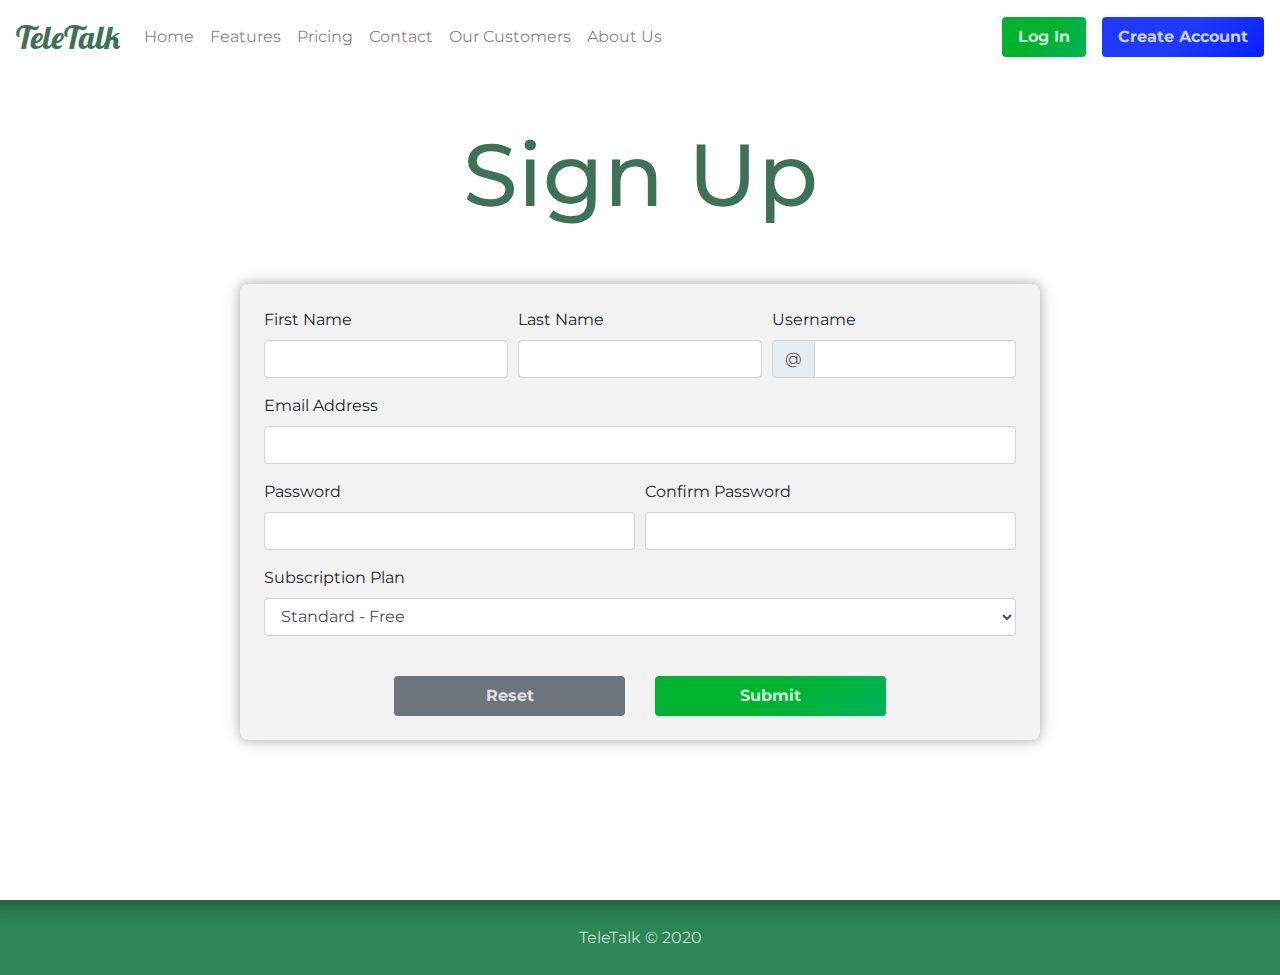
<file: signup.html>
<!DOCTYPE html>
<html lang="en">
<head>
  <meta charset="UTF-8">
  <meta name="viewport" content="width=device-width, initial-scale=1.0">
  <title>TeleTalk</title>

  <link href="https://fonts.googleapis.com/css2?family=Lobster&family=Montserrat:wght@400;700&display=swap" rel="stylesheet">
  <link rel="stylesheet" href="https://stackpath.bootstrapcdn.com/bootstrap/4.4.1/css/bootstrap.min.css" integrity="sha384-Vkoo8x4CGsO3+Hhxv8T/Q5PaXtkKtu6ug5TOeNV6gBiFeWPGFN9MuhOf23Q9Ifjh" crossorigin="anonymous">
  <link rel="stylesheet" href="css/styles.css">
</head>
<body>

  <nav class="navbar navbar-expand-lg navbar-light bg-transparent">
    <a class="navbar-brand logo" href="index.html">TeleTalk</a>
    <button class="navbar-toggler" type="button" data-toggle="collapse" data-target="#navbarSupportedContent" aria-controls="navbarSupportedContent" aria-expanded="false" aria-label="Toggle navigation">
      <span class="navbar-toggler-icon"></span>
    </button>
    <div class="collapse navbar-collapse" id="navbarSupportedContent">
      <ul class="navbar-nav mr-auto">
        <li class="nav-item">
          <a class="nav-link" href="index.html">Home</a>
        </li>
        <li class="nav-item">
          <a class="nav-link" href="features.html">Features</a>
        </li>
        <li class="nav-item">
          <a class="nav-link" href="pricing.html">Pricing</a>
        </li>
        <li class="nav-item">
          <a class="nav-link" href="contact.html">Contact</a>
        </li>
        <li class="nav-item">
          <a class="nav-link" href="customers.html">Our Customers</a>
        </li>
        <li class="nav-item">
          <a class="nav-link" href="about.html">About Us</a>
        </li>
      </ul>
      <button class="btn green-btn mx-3 my-sm-0" type="submit" data-toggle="modal" data-target="#loginModal">Log In</button>
      <a href="signup.html" class="btn blue-btn my-2 my-sm-0">Create Account</a>
    </div>
  </nav>

  <!-- Login Modal -->
  <div class="modal fade" id="loginModal" tabindex="-1" role="dialog">
    <div class="modal-dialog modal-dialog-centered" role="document">
      <div class="modal-content">
        <div class="modal-header">
          <h5 class="modal-title">Log In</h5>
          <button type="button" class="close" data-dismiss="modal">
            <span>&times;</span>
          </button>
        </div>
        <div class="modal-body">
          <form>
            <div class="form-group">
              <label for="exampleInputEmail1">Email address</label>
              <input type="email" class="form-control" id="exampleInputEmail1" aria-describedby="emailHelp">
            </div>
            <div class="form-group">
              <label for="exampleInputPassword1">Password</label>
              <input type="password" class="form-control" id="exampleInputPassword1">
            </div>
          </form>
        </div>
        <div class="modal-footer justify-content-center">
          <button type="button" class="btn btn-secondary" data-dismiss="modal">Close</button>
          <button type="button" class="btn green-btn">Log In</button>
        </div>
      </div>
    </div>
  </div>

  <!-- Signup Content -->
  <main id="signup" class="container">
    <div class="row">
      <div class="col header-text text-center my-5">
        <h1>Sign Up</h1>
      </div>
    </div>
    <div class="row">
      <form action="#" class="col container">
        <div class="form-row">
          <div class="col-12 col-lg-4 form-group">
            <label for="firstName">First Name</label>
            <input type="text" class="form-control" id="firstName">
          </div>
          <div class="col-12 col-lg-4 form-group">
            <label for="lastName">Last Name</label>
            <input type="text" class="form-control" id="lastName">
          </div>
          <div class="col-12 col-lg-4 form-group">
            <label for="username">Username</label>
            <div class="input-group">
              <div class="input-group-prepend">
                <span class="input-group-text">@</span>
              </div>
              <input type="text" class="form-control" id="username">              
            </div>
          </div>
        </div>
        <div class="form-row">
          <div class="col form-group">
            <label for="email">Email Address</label>
            <input type="email" class="form-control" id="email">
          </div>
        </div>
        <div class="form-row">
          <div class="col-12 col-lg-6 form-group">
            <label for="password">Password</label>
            <input type="password" class="form-control" id="password">
          </div>
          <div class="col-12 col-lg-6 form-group">
            <label for="confirmPassword">Confirm Password</label>
            <input type="password" class="form-control" id="confirmPassword">
          </div>
        </div>
        <div class="form-row">
          <div class="col form-group">
            <label for="subscription">Subscription Plan</label>
            <select id="subscription" class="form-control">
              <option>Standard - Free</option>
              <option>Education - $10/mo (requires valid .edu email)</option>
              <option>Premium - $15/mo</option>
            </select>
          </div>
        </div>
        <div class="row justify-content-center mt-4">
          <div class="col-6 col-lg-4">
            <button class="btn btn-block btn-secondary" type="reset">Reset</button>
          </div>
          <div class="col-6 col-lg-4">
              <a href="#" class="btn btn-block green-btn">Submit</a>              
          </div>
        </div>
      </form>
    </div>
  </main>

  <footer class="d-flex align-items-center justify-content-center px-3 py-2 flex-wrap">
    <span class="mx-4 my-1 text-center">TeleTalk © 2020</span>
  </footer>
  
  <script src="https://code.jquery.com/jquery-3.4.1.slim.min.js" integrity="sha384-J6qa4849blE2+poT4WnyKhv5vZF5SrPo0iEjwBvKU7imGFAV0wwj1yYfoRSJoZ+n" crossorigin="anonymous"></script>
  <script src="https://cdn.jsdelivr.net/npm/popper.js@1.16.0/dist/umd/popper.min.js" integrity="sha384-Q6E9RHvbIyZFJoft+2mJbHaEWldlvI9IOYy5n3zV9zzTtmI3UksdQRVvoxMfooAo" crossorigin="anonymous"></script>
  <script src="https://stackpath.bootstrapcdn.com/bootstrap/4.4.1/js/bootstrap.min.js" integrity="sha384-wfSDF2E50Y2D1uUdj0O3uMBJnjuUD4Ih7YwaYd1iqfktj0Uod8GCExl3Og8ifwB6" crossorigin="anonymous"></script>
  
</body>
</html>
</file>
<file: css/styles.css>
/* ------------------------------------- General styles -------------------------------------*/

* {
	box-sizing: border-box;
	font-family: 'Montserrat', sans-serif;
}

main {
	min-height: calc(100vh - 74px);
	padding-bottom: 10vh;
}

footer {
	min-height: 75px;
	width: 100%;
	box-shadow: inset 0px 25px 20px -20px rgba(0, 0, 0, 0.35);
	background-color: #2d8656;
	color: rgba(255, 255, 255, 0.75);
}

footer a {
	color: inherit;
}

footer a:hover {
	color: white;
	text-decoration: underline;
}

.btn {
	color: white;
	color: rgba(255, 255, 255, 0.8);
	font-weight: bold;
	padding: 0.5rem 1rem;
	border: 0;
}

.btn:hover {
	color: white;
	box-shadow: 4px 6px 32px -13px rgba(0, 0, 0, 0.75);
}

.green-btn {
	background: rgb(0, 179, 47);
	background: linear-gradient(135deg, rgba(0, 179, 47, 1) 50%, rgba(0, 179, 89, 1) 100%);
}

.blue-btn {
	background: rgb(31, 57, 255);
	background: linear-gradient(135deg, rgba(31, 57, 255, 1) 50%, rgba(4, 33, 255, 1) 100%);
}

.purple-btn {
	background: rgb(104, 22, 255);
	background: linear-gradient(135deg, rgba(104, 22, 255, 1) 50%, rgba(92, 3, 255, 1) 100%);
}

.logo {
	font-family: 'Lobster', cursive;
	color: #3e7256 !important;
}

/* ------------------------------------- Navbar styles -------------------------------------*/

.navbar {
	margin: 0 auto;
	max-width: 1600px;
}

.navbar-brand {
	font-size: 2rem;
}

.nav-item.active {
	font-weight: bold;
}

#loginModal .modal-dialog {
	max-width: 300px;
}

#loginModal h5 {
	color: #3e7256;
	font-weight: bold;
}

/* ------------------------------------- Page header styles -------------------------------------*/

header {
	height: fit-content;
	position: relative;
	max-width: 1600px;
}

header img {
	width: 100%;
	height: calc(100vh - 74px);
	max-height: 800px;
	object-fit: cover;
	object-position: 30% 0%;
	opacity: 0.3;
}

header .container-fluid {
	height: 100%;
	position: absolute;
	top: 0;
}

.header-text h1 {
	font-size: 3.5rem;
	color: #3e7256;
}

@media (min-width: 768px) {
	header img {
		opacity: 1;
	}

	.header-text {
		border-radius: 1rem;
		background-color: rgba(255, 255, 255, 0.4);
	}

	.header-text h1 {
		font-size: 5.5rem;
	}
}

/* ------------------------------------- Home page styles -------------------------------------*/

#home section {
	margin: 10vh auto 20vh auto;
}

#home section h2 {
	color: #3e7256;
}

#home section p {
	margin-top: 1rem;
	font-size: 1.3rem;
	line-height: 2.5rem;
}

#home section .row {
	margin-bottom: 10vh;
}

#action {
	color: white;
	border-radius: 1rem;
	background: rgb(62, 114, 86);
	background: linear-gradient(135deg, rgba(35, 171, 98, 1) 10%, rgba(35, 171, 98, 0.2) 100%);
	box-shadow: inset 0px 0px 45px -20px rgba(0, 0, 0, 0.75);
}

#action h1 {
	text-shadow: 1px 1px 8px #000000;
}

#action img {
	transform: scale(1.5);
}

/* ------------------------------------- Features styles -------------------------------------*/

#features header img {
	object-position: 50% 0%;
}

#features header .header-text {
	/* margin-top: 10vh; */
}

#features section {
	margin: 10vh auto;
}

#features .card {
	margin-top: 125px;
	background-color: #f2f2f2;
	box-shadow: 0 0 8px 0 rgba(0, 0, 0, 0.2), 0 0 20px 0 rgba(0, 0, 0, 0.19);
}

#features .card figure {
	display: flex;
	justify-content: center;
	align-items: center;
	width: 100px;
	height: 100px;
	border-radius: 100%;
	margin: 0 auto;
	transform: translate(0, -50px) scale(2, 2);
	box-shadow: 0px -3px 10px -5px rgba(0, 0, 0, 0.75);
}

#features .card img {
	width: 50px;
	height: 50px;
}

#features .col:nth-child(1) figure {
	background-color: #5e6286;
}

#features .col:nth-child(2) figure {
	background-color: #f69272;
}

#features .col:nth-child(3) figure {
	background-color: #98c69a;
}

#features .col:nth-child(4) figure {
	background-color: #ffeb9b;
}

#features .col:nth-child(5) figure {
	background-color: #01a7a6;
}

#features .col:nth-child(6) figure {
	background-color: #ea7a93;
}

/* ------------------------------------- Pricing page styles -------------------------------------*/

#pricing h1 small {
	font-size: 0.5em;
}

#pricing li {
	padding: 0.45rem 0;
}

#pricing .card {
	transition: 0.35s ease;
}

#pricing .card:hover {
	box-shadow: 0 0 8px 0 rgba(0, 0, 0, 0.2), 0 0 20px 0 rgba(0, 0, 0, 0.19);
}

/* ------------------------------------- Signup page styles -------------------------------------*/

#signup form {
	padding: 1.5rem;
	background-color: #f2f2f2;
	max-width: 800px;
	border-radius: 0.5rem;
	box-shadow: 0 0 8px 0 rgba(0, 0, 0, 0.2), 0 0 20px 0 rgba(0, 0, 0, 0.19);
}

/* ------------------------------------- Contact page styles -------------------------------------*/

#contact .card {
	background-color: #f2f2f2;
}

#contact .card img {
	width: 50px;
	height: 50px;
}

/* ------------------------------------- Customers page styles -------------------------------------*/

#customers .review img {
	width: 200px;
	height: 200px;
	object-fit: cover;
	object-position: 0 20%;
	border-radius: 50%;
	box-shadow: 0 0 2px 0 rgba(0, 0, 0, 0.2), 0 0 20px 0 rgba(0, 0, 0, 0.19);
	transition: transform 0.15s;
}

#customers .row:hover img {
	transform: scale(1.02, 1.02);
}

/* ------------------------------------- About page styles -------------------------------------*/

#about figure {
	position: relative;
}

#about img {
	max-width: 100%;
	border-radius: 0.5rem;
	transition: all 0.25s ease-out;
}

#about img:hover {
	box-shadow: -2px 0 8px 0px rgba(0, 0, 0, 0.2), 2px 0 8px 0px rgba(0, 0, 0, 0.2);
	transform: scale(1.02, 1.02);
}

#about figcaption {
	position: absolute;
	bottom: 0;
	height: 2rem;
	border-radius: 0.5rem;
	width: 100%;
	transition: transform 0.25s ease-out;
	z-index: -1;
}

#about figcaption span {
	background-color: #efefef;
	border: 1px solid #dedede;
	font-size: 1rem;
	padding: 0.35rem 1rem;
	border-radius: 0 0 0.25rem 0.25rem;
}

#about img:hover + figcaption {
	transform: translate(0, 2.45rem);
}
</file>
